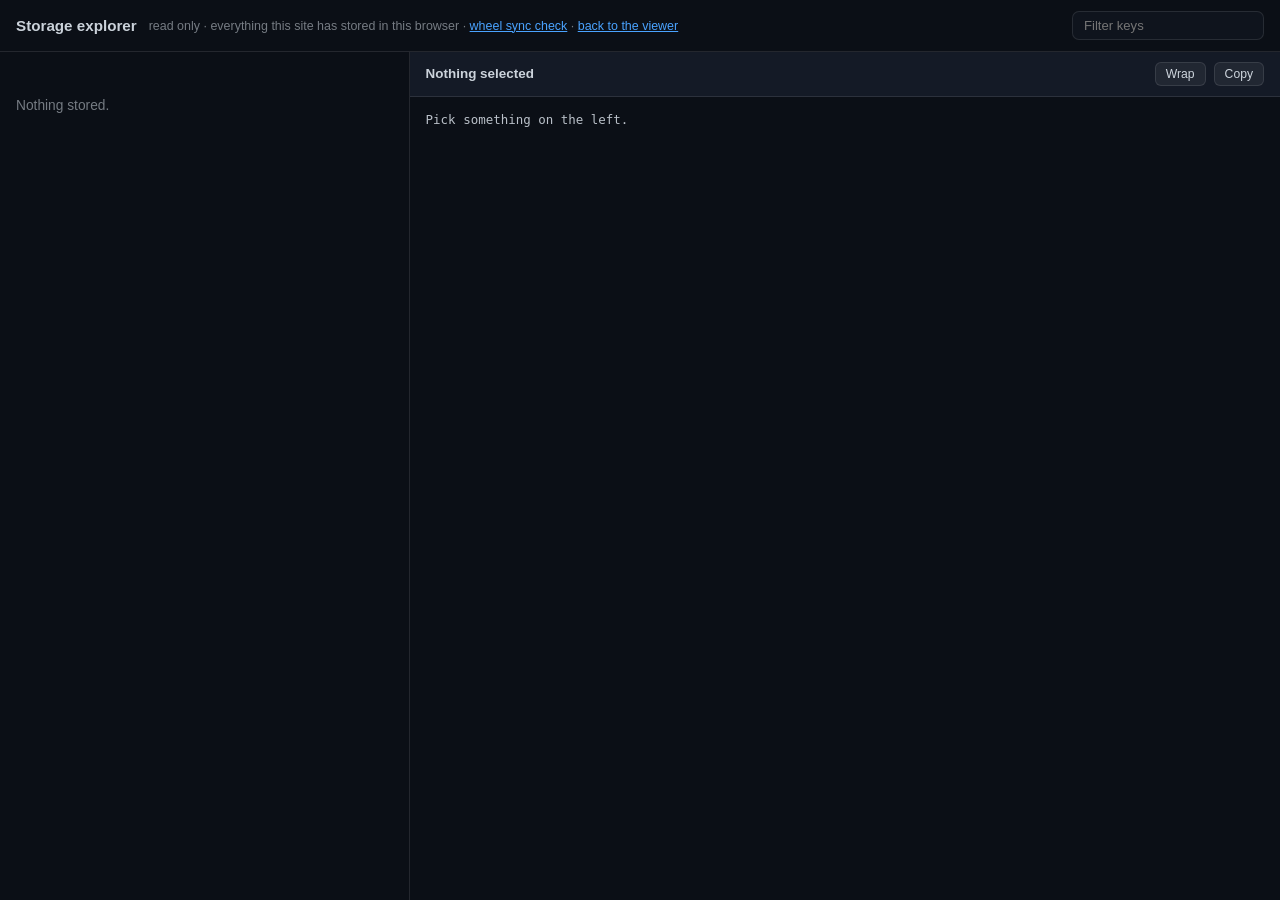
<file: storage.html>
<!DOCTYPE html>
<html lang="en">
<head>
<meta charset="utf-8" />
<meta name="viewport" content="width=device-width, initial-scale=1" />
<title>Storage explorer</title>
<style>
:root { --ink: rgba(224,232,240,0.9); --dim: rgba(224,232,240,0.5); --blue: #4aa3ff; --line: rgba(255,255,255,0.1); --panel: #141a26; }
* { box-sizing: border-box; }
html, body { height: 100%; }
body {
    margin: 0; background: #0b0f16; color: var(--ink);
    font-family: -apple-system, BlinkMacSystemFont, "Segoe UI", sans-serif; font-size: 0.86rem;
    display: flex; flex-direction: column;
}
header {
    padding: 11px 16px; border-bottom: 1px solid var(--line);
    display: flex; align-items: center; gap: 12px; flex-wrap: wrap;
}
header h1 { font-size: 0.95rem; margin: 0; font-weight: 600; }
header .hint { color: var(--dim); font-size: 0.78rem; }
#filter {
    margin-left: auto; background: #0f141d; border: 1px solid var(--line); color: var(--ink);
    border-radius: 7px; padding: 6px 11px; font-size: 0.82rem; font-family: inherit; min-width: 190px;
}
#filter:focus { outline: none; border-color: var(--blue); }
main { flex: 1; display: grid; grid-template-columns: minmax(240px, 32%) 1fr; min-height: 0; }
#tree { overflow: auto; border-right: 1px solid var(--line); padding: 8px 0 24px; }
.group { padding: 9px 16px 4px; font-size: 0.7rem; text-transform: uppercase; letter-spacing: 0.06em; color: var(--blue); }
.group .count { color: var(--dim); text-transform: none; letter-spacing: 0; }
.item {
    display: block; width: 100%; text-align: left; background: none; border: none; color: var(--ink);
    font-family: inherit; font-size: 0.8rem; padding: 5px 16px; cursor: pointer;
    white-space: nowrap; overflow: hidden; text-overflow: ellipsis;
}
.item:hover { background: rgba(255,255,255,0.05); }
.item.sel { background: rgba(74,163,255,0.18); color: #fff; }
.item .sz { color: var(--dim); font-size: 0.73rem; margin-left: 6px; }
#pane { display: flex; flex-direction: column; min-width: 0; min-height: 0; }
#paneHead {
    padding: 10px 16px; border-bottom: 1px solid var(--line); display: flex; gap: 12px;
    align-items: baseline; flex-wrap: wrap; background: var(--panel);
}
#paneTitle { font-weight: 600; font-size: 0.84rem; word-break: break-all; }
#paneMeta { color: var(--dim); font-size: 0.76rem; }
#paneActions { margin-left: auto; display: flex; gap: 8px; }
#paneActions button {
    background: rgba(255,255,255,0.06); border: 1px solid var(--line); color: var(--ink);
    border-radius: 6px; padding: 4px 10px; font-size: 0.76rem; cursor: pointer; font-family: inherit;
}
#paneActions button:hover { border-color: var(--blue); }
#body {
    flex: 1; margin: 0; padding: 14px 16px 40px; overflow: auto; white-space: pre;
    font-family: ui-monospace, SFMono-Regular, Menlo, Consolas, monospace; font-size: 0.78rem;
    line-height: 1.5; tab-size: 2; color: rgba(224,232,240,0.82);
}
#body.wrap { white-space: pre-wrap; word-break: break-word; }
.empty { color: var(--dim); padding: 24px 16px; }
@media (max-width: 760px) {
    main { grid-template-columns: 1fr; grid-template-rows: 38vh 1fr; }
    #tree { border-right: none; border-bottom: 1px solid var(--line); }
}
</style>
</head>
<body>
<header>
  <h1>Storage explorer</h1>
  <span class="hint">read only &middot; everything this site has stored in this browser &middot;
    <a href="wheel-check.html" style="color:var(--blue)">wheel sync check</a> &middot;
    <a href="index.html" style="color:var(--blue)">back to the viewer</a></span>
  <input id="filter" type="search" placeholder="Filter keys" autocomplete="off" />
</header>
<main>
  <div id="tree"><p class="empty">Reading…</p></div>
  <div id="pane">
    <div id="paneHead">
      <span id="paneTitle">Nothing selected</span>
      <span id="paneMeta"></span>
      <span id="paneActions">
        <button id="wrapBtn">Wrap</button>
        <button id="copyBtn">Copy</button>
      </span>
    </div>
    <pre id="body" class="empty">Pick something on the left.</pre>
  </div>
</main>
<script>
const treeEl = document.getElementById("tree");
const bodyEl = document.getElementById("body");
const titleEl = document.getElementById("paneTitle");
const metaEl = document.getElementById("paneMeta");
let entries = [];      // { group, key, label, size, load() }
let selected = null;

const fmtBytes = (n) => {
  if (!n && n !== 0) return "";
  const u = ["B", "KB", "MB", "GB"]; let i = 0, v = n;
  while (v >= 1024 && i < u.length - 1) { v /= 1024; i++; }
  return v.toFixed(v >= 100 || i === 0 ? 0 : 1) + " " + u[i];
};
const roughSize = (v) => {
  try {
    if (v instanceof Blob) return v.size;
    if (typeof v === "string") return v.length;
    return JSON.stringify(v).length;
  } catch (_) { return 0; }
};

function openDb(name, version) {
  return new Promise((resolve) => {
    let req;
    try { req = version ? indexedDB.open(name, version) : indexedDB.open(name); }
    catch (_) { resolve(null); return; }
    req.onsuccess = () => resolve(req.result);
    req.onerror = () => resolve(null);
    req.onblocked = () => resolve(null);
  });
}
function all(store, method) {
  return new Promise((resolve) => {
    const r = store[method]();
    r.onsuccess = () => resolve(r.result);
    r.onerror = () => resolve([]);
  });
}

// Values are rendered rather than dumped: a Blob becomes its text when it is
// text, a track array becomes a readable summary before the raw JSON, so the
// pane is useful without scrolling through a megabyte of numbers.
async function render(value, key) {
  if (value instanceof Blob) {
    const head = `Blob, ${fmtBytes(value.size)}, type ${value.type || "(none)"}\n${"-".repeat(50)}\n`;
    if (value.size > 4 * 1024 * 1024) return head + "(too large to show)";
    const text = await value.text();
    return head + text;
  }
  if (value && typeof value === "object" && value.blob instanceof Blob) {
    const meta = Object.keys(value).filter((k) => k !== "blob")
      .map((k) => `${k}: ${JSON.stringify(value[k])}`).join("\n");
    const text = value.blob.size > 4 * 1024 * 1024 ? "(too large to show)" : await value.blob.text();
    return meta + `\nblob: ${fmtBytes(value.blob.size)}\n${"-".repeat(50)}\n` + text;
  }
  const tracks = Array.isArray(value) ? value
    : (value && Array.isArray(value.tracks) ? value.tracks : null);
  if (tracks && tracks.length && tracks[0] && (tracks[0].timeseries || tracks[0].points)) {
    const lines = [`${tracks.length} trips`, "-".repeat(50)];
    tracks.forEach((t, i) => {
      const w = t.wheel ? (t.wheel.name || t.wheel.model || t.wheel.mac || "?") : "(no wheel)";
      lines.push(
        String(i).padStart(4) + "  " + (t.customName || t.name || "(unnamed)").slice(0, 34).padEnd(36) +
        w.padEnd(22) +
        (t._dirty ? "CHANGED " : "        ") +
        (t._archive ? "ARCHIVE " : "        ") +
        (t.dropboxPath || "(no dropbox path)")
      );
    });
    lines.push("", "-".repeat(50), "raw JSON below", "-".repeat(50), "");
    let raw;
    try { raw = JSON.stringify(value, null, 1); } catch (_) { raw = "(could not serialise)"; }
    if (raw.length > 400000) raw = raw.slice(0, 400000) + "\n… truncated";
    return lines.join("\n") + raw;
  }
  if (typeof value === "string") {
    try { return JSON.stringify(JSON.parse(value), null, 1); } catch (_) { return value; }
  }
  try {
    let raw = JSON.stringify(value, null, 1);
    if (raw.length > 400000) raw = raw.slice(0, 400000) + "\n… truncated";
    return raw;
  } catch (_) { return String(value); }
}

async function collect() {
  const found = [];

  // --- IndexedDB: the viewer's own database ---
  const main = await openDb("eucplanet-trip-viewer");
  if (main) {
    for (const storeName of Array.from(main.objectStoreNames)) {
      let keys = [], vals = [];
      try {
        const st = main.transaction(storeName, "readonly").objectStore(storeName);
        keys = await all(st, "getAllKeys");
        const st2 = main.transaction(storeName, "readonly").objectStore(storeName);
        vals = await all(st2, "getAll");
      } catch (_) {}
      keys.forEach((k, i) => {
        const v = vals[i];
        const extra = v && v.fileName ? ` (${v.fileName})` : "";
        found.push({
          group: "IndexedDB · eucplanet-trip-viewer · " + storeName,
          label: String(k) + extra, size: roughSize(v), value: v,
        });
      });
    }
    main.close();
  }

  // --- IndexedDB: the Dropbox file cache ---
  const cache = await openDb("eucplanet-dropbox-cache");
  if (cache) {
    for (const storeName of Array.from(cache.objectStoreNames)) {
      let keys = [], vals = [];
      try {
        const st = cache.transaction(storeName, "readonly").objectStore(storeName);
        keys = await all(st, "getAllKeys");
        const st2 = cache.transaction(storeName, "readonly").objectStore(storeName);
        vals = await all(st2, "getAll");
      } catch (_) {}
      keys.forEach((k, i) => found.push({
        group: "IndexedDB · eucplanet-dropbox-cache · " + storeName,
        label: String(k), size: roughSize(vals[i]), value: vals[i],
      }));
    }
    cache.close();
  }

  // --- the simple stores ---
  for (const [name, store] of [["localStorage", localStorage], ["sessionStorage", sessionStorage]]) {
    try {
      for (let i = 0; i < store.length; i++) {
        const k = store.key(i);
        found.push({ group: name, label: k, size: (store.getItem(k) || "").length, value: store.getItem(k) });
      }
    } catch (_) {}
  }
  return found;
}

function draw() {
  const q = document.getElementById("filter").value.trim().toLowerCase();
  const shown = q ? entries.filter((e) => (e.group + " " + e.label).toLowerCase().includes(q)) : entries;
  if (!shown.length) { treeEl.innerHTML = '<p class="empty">Nothing stored' + (q ? " matches that." : ".") + '</p>'; return; }
  const groups = new Map();
  shown.forEach((e) => { if (!groups.has(e.group)) groups.set(e.group, []); groups.get(e.group).push(e); });
  const html = [];
  for (const [g, list] of groups) {
    const bytes = list.reduce((s, e) => s + (e.size || 0), 0);
    html.push(`<div class="group">${g} <span class="count">${list.length} · ${fmtBytes(bytes)}</span></div>`);
    list.forEach((e) => {
      html.push(`<button class="item" data-i="${entries.indexOf(e)}">${
        e.label.replace(/[<>&]/g, (c) => ({ "<": "&lt;", ">": "&gt;", "&": "&amp;" }[c]))
      }<span class="sz">${fmtBytes(e.size)}</span></button>`);
    });
  }
  treeEl.innerHTML = html.join("");
  treeEl.querySelectorAll(".item").forEach((b) => {
    b.addEventListener("click", () => show(entries[+b.dataset.i], b));
  });
}

async function show(entry, btn) {
  treeEl.querySelectorAll(".item.sel").forEach((e) => e.classList.remove("sel"));
  if (btn) btn.classList.add("sel");
  selected = entry;
  titleEl.textContent = entry.label;
  metaEl.textContent = entry.group + " · " + fmtBytes(entry.size);
  bodyEl.classList.remove("empty");
  bodyEl.textContent = "Reading…";
  bodyEl.textContent = await render(entry.value, entry.label);
}

document.getElementById("filter").addEventListener("input", draw);
document.getElementById("wrapBtn").addEventListener("click", () => bodyEl.classList.toggle("wrap"));
document.getElementById("copyBtn").addEventListener("click", async () => {
  try { await navigator.clipboard.writeText(bodyEl.textContent); document.getElementById("copyBtn").textContent = "Copied"; }
  catch (_) { document.getElementById("copyBtn").textContent = "Copy failed"; }
  setTimeout(() => { document.getElementById("copyBtn").textContent = "Copy"; }, 1400);
});

collect().then((found) => { entries = found; draw(); });
</script>
</body>
</html>
</file>
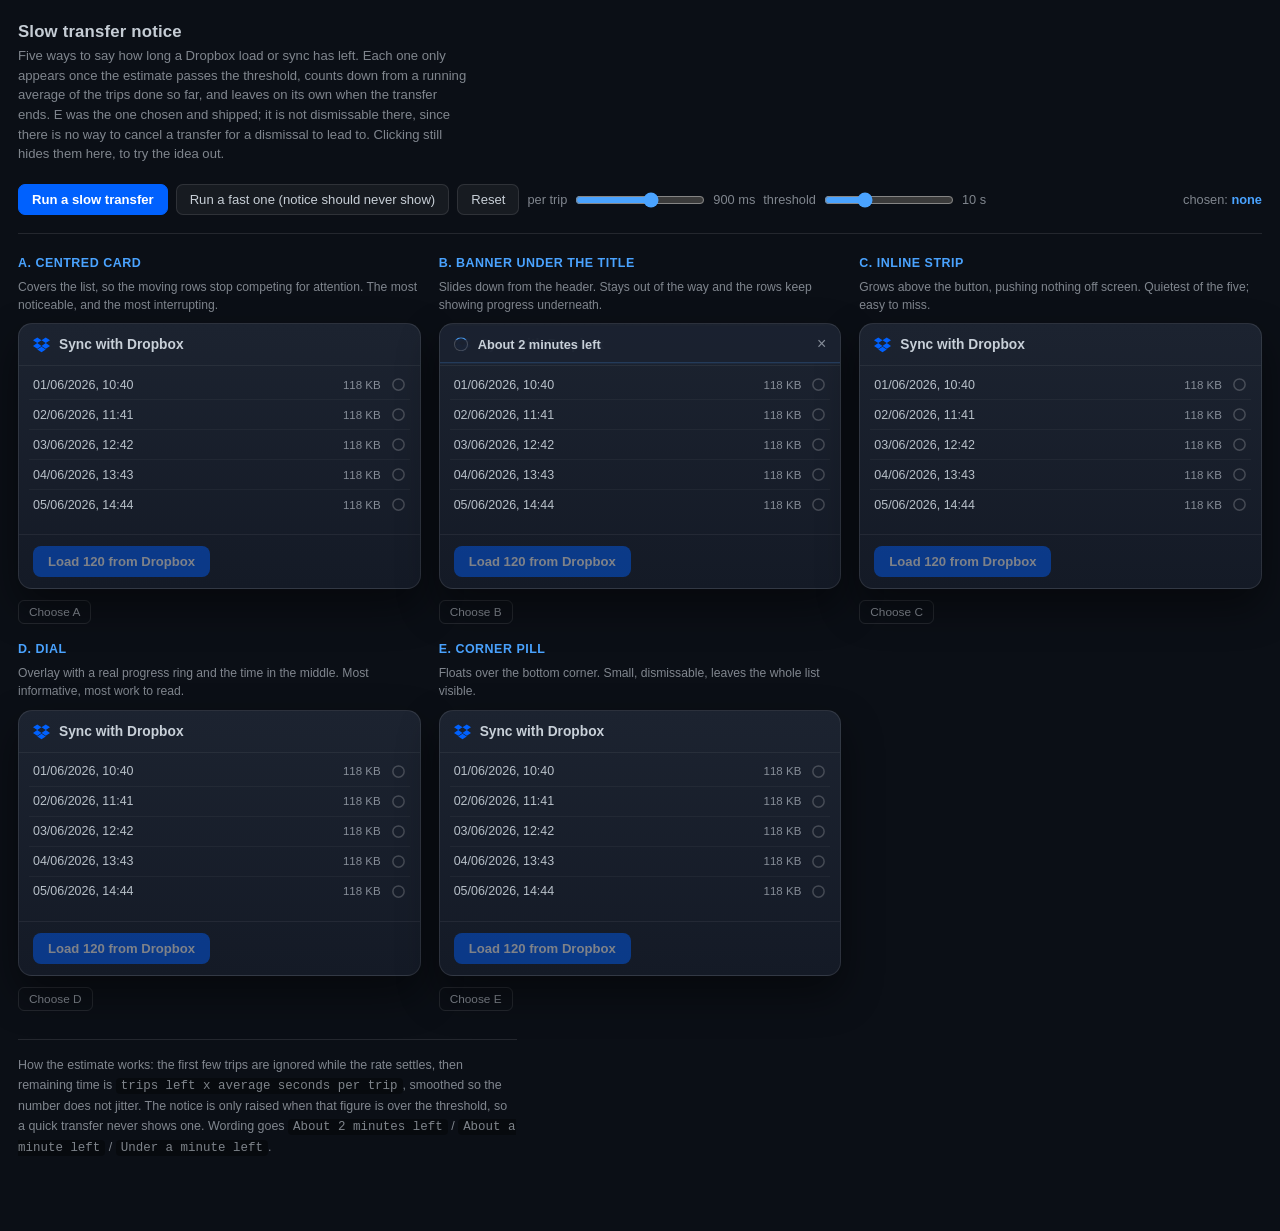
<file: test.html>
<!DOCTYPE html>
<html lang="en">
<head>
<meta charset="utf-8" />
<meta name="viewport" content="width=device-width, initial-scale=1" />
<title>Slow transfer notice</title>
<style>
:root {
    --card: linear-gradient(180deg, #1c2330, #141a26);
    --line: rgba(255, 255, 255, 0.1);
    --ink: rgba(224, 232, 240, 0.88);
    --dim: rgba(224, 232, 240, 0.55);
    --blue: #4aa3ff;
    --dbx: #0061fe;
}
* { box-sizing: border-box; }
body {
    margin: 0; padding: 22px 18px 60px;
    background: #0b0f16; color: var(--ink);
    font-family: -apple-system, BlinkMacSystemFont, "Segoe UI", sans-serif;
}
h1 { font-size: 1.05rem; margin: 0 0 4px; font-weight: 600; letter-spacing: 0.01em; }
.sub { color: var(--dim); font-size: 0.82rem; margin: 0 0 20px; line-height: 1.5; max-width: 62ch; }
.controls {
    display: flex; flex-wrap: wrap; gap: 8px; align-items: center;
    margin-bottom: 22px; padding-bottom: 18px; border-bottom: 1px solid var(--line);
}
.controls button {
    background: rgba(255, 255, 255, 0.05); border: 1px solid var(--line); color: var(--ink);
    border-radius: 7px; padding: 7px 13px; font-size: 0.82rem; cursor: pointer;
    font-family: inherit; transition: background 0.15s, border-color 0.15s;
}
.controls button:hover { background: rgba(255, 255, 255, 0.1); border-color: rgba(74, 163, 255, 0.4); }
.controls button.go { background: var(--dbx); border-color: var(--dbx); color: #fff; font-weight: 600; }
.controls label { font-size: 0.8rem; color: var(--dim); display: flex; align-items: center; gap: 6px; }
.controls input[type=range] { width: 130px; accent-color: var(--blue); }

.grid { display: grid; grid-template-columns: repeat(auto-fill, minmax(330px, 1fr)); gap: 18px; }
.variant { display: flex; flex-direction: column; gap: 9px; }
.variant > h2 {
    font-size: 0.78rem; margin: 0; font-weight: 600; letter-spacing: 0.04em;
    text-transform: uppercase; color: var(--blue);
}
.variant > p { margin: 0; font-size: 0.76rem; color: var(--dim); line-height: 1.45; min-height: 2.1em; }
.pick {
    align-self: flex-start; margin-top: 2px; background: none; border: 1px solid var(--line);
    color: var(--dim); border-radius: 6px; padding: 4px 10px; font-size: 0.74rem;
    cursor: pointer; font-family: inherit;
}
.pick:hover { color: var(--ink); border-color: rgba(74, 163, 255, 0.5); }
.pick.chosen { color: #fff; background: rgba(74, 163, 255, 0.25); border-color: var(--blue); }

/* ---- the mock sync dialog each variant is shown inside ---- */
.card {
    position: relative; overflow: hidden;
    background: var(--card); border: 1px solid var(--line); border-radius: 14px;
    box-shadow: 0 18px 40px rgba(0, 0, 0, 0.45);
}
.card-head {
    display: flex; align-items: center; gap: 9px;
    padding: 12px 14px; border-bottom: 1px solid rgba(255, 255, 255, 0.06);
    font-weight: 600; font-size: 0.86rem;
}
.card-head svg { color: var(--dbx); flex: none; }
.rows { list-style: none; margin: 0; padding: 4px 10px; height: 168px; overflow: hidden; }
.row {
    display: grid; grid-template-columns: 1fr auto auto; align-items: center; gap: 10px;
    padding: 7px 4px; border-bottom: 1px solid rgba(255, 255, 255, 0.04); font-size: 0.78rem;
}
.row:last-child { border-bottom: none; }
.row .nm { color: rgba(224, 232, 240, 0.8); font-variant-numeric: tabular-nums; }
.row .mt { color: var(--dim); font-size: 0.72rem; font-variant-numeric: tabular-nums; }
.tick { width: 15px; height: 15px; }
.tick.done { color: #5fd38d; }
.tick.wait { color: rgba(255, 255, 255, 0.2); }
.card-foot { padding: 11px 14px; border-top: 1px solid rgba(255, 255, 255, 0.06); }
.primary {
    background: var(--dbx); border: none; color: #fff; border-radius: 8px;
    padding: 8px 15px; font-size: 0.82rem; font-weight: 600; font-family: inherit;
    opacity: 0.45; pointer-events: none;
}

/* ---- shared spinners ---- */
@keyframes spin { to { transform: rotate(360deg); } }
.ring {
    display: inline-block; box-sizing: border-box; width: 20px; height: 20px;
    border: 2px solid rgba(255, 255, 255, 0.18); border-top-color: var(--blue);
    border-radius: 50%; animation: spin 0.7s linear infinite; flex: none;
}
.ring.sm { width: 14px; height: 14px; border-width: 1.6px; }

@keyframes dots { 0%, 80%, 100% { opacity: 0.2; transform: translateY(0); } 40% { opacity: 1; transform: translateY(-3px); } }
.dots { display: inline-flex; gap: 4px; align-items: center; flex: none; }
.dots i { width: 5px; height: 5px; border-radius: 50%; background: var(--blue); animation: dots 1.2s ease-in-out infinite; }
.dots i:nth-child(2) { animation-delay: 0.16s; }
.dots i:nth-child(3) { animation-delay: 0.32s; }

@keyframes sweep { from { transform: translateX(-100%); } to { transform: translateX(300%); } }
.bar { position: relative; height: 2px; background: rgba(255, 255, 255, 0.1); overflow: hidden; border-radius: 2px; }
.bar::after {
    content: ""; position: absolute; inset: 0 auto 0 0; width: 33%;
    background: linear-gradient(90deg, transparent, var(--blue), transparent);
    animation: sweep 1.3s ease-in-out infinite;
}

@keyframes pulse-ring { 0% { transform: scale(0.85); opacity: 0.8; } 70% { transform: scale(1.35); opacity: 0; } 100% { opacity: 0; } }
.pulse { position: relative; width: 20px; height: 20px; flex: none; }
.pulse::before, .pulse::after {
    content: ""; position: absolute; inset: 0; border-radius: 50%;
    border: 1.6px solid var(--blue); animation: pulse-ring 1.6s ease-out infinite;
}
.pulse::after { animation-delay: 0.8s; }
.pulse i { position: absolute; inset: 6px; border-radius: 50%; background: var(--blue); }

/* ---- A: centred overlay card ---- */
.ov-a {
    position: absolute; inset: 0; display: flex; align-items: center; justify-content: center;
    background: rgba(10, 14, 20, 0.62); backdrop-filter: blur(3px); -webkit-backdrop-filter: blur(3px);
    opacity: 0; pointer-events: none; transition: opacity 0.45s ease; cursor: pointer; z-index: 5;
}
.ov-a.on { opacity: 1; pointer-events: auto; }
.ov-a .box {
    display: flex; flex-direction: column; align-items: center; gap: 11px;
    padding: 20px 26px; border-radius: 12px;
    background: rgba(22, 28, 40, 0.96); border: 1px solid rgba(255, 255, 255, 0.12);
    box-shadow: 0 10px 30px rgba(0, 0, 0, 0.5);
    transform: translateY(7px) scale(0.98); transition: transform 0.45s cubic-bezier(0.2, 0.8, 0.3, 1);
}
.ov-a.on .box { transform: none; }
.ov-a .eta { font-size: 0.88rem; font-weight: 600; }
.ov-a .hint { font-size: 0.72rem; color: var(--dim); }

/* ---- B: banner sliding under the title ---- */
.ov-b {
    position: absolute; left: 0; right: 0; top: 43px; z-index: 5;
    display: flex; align-items: center; gap: 10px;
    padding: 10px 14px; cursor: pointer;
    background: rgba(26, 34, 48, 0.97); border-bottom: 1px solid rgba(74, 163, 255, 0.28);
    transform: translateY(-110%); transition: transform 0.4s cubic-bezier(0.2, 0.8, 0.3, 1);
}
.ov-b.on { transform: none; }
.ov-b .eta { font-size: 0.8rem; font-weight: 600; flex: 1; }
.ov-b .x { color: var(--dim); font-size: 1rem; line-height: 1; }

/* ---- C: inline strip above the button ---- */
.ov-c {
    display: flex; align-items: center; gap: 10px; cursor: pointer;
    max-height: 0; opacity: 0; overflow: hidden;
    transition: max-height 0.4s ease, opacity 0.35s ease, margin 0.4s ease;
    margin-bottom: 0;
}
.ov-c.on { max-height: 48px; opacity: 1; margin-bottom: 10px; }
.ov-c .eta { font-size: 0.79rem; flex: 1; }
.ov-c .eta b { font-weight: 600; }

/* ---- D: determinate ring with the time inside ---- */
.ov-d {
    position: absolute; inset: 0; display: flex; align-items: center; justify-content: center;
    background: rgba(10, 14, 20, 0.66); backdrop-filter: blur(3px); -webkit-backdrop-filter: blur(3px);
    opacity: 0; pointer-events: none; transition: opacity 0.45s ease; cursor: pointer; z-index: 5;
}
.ov-d.on { opacity: 1; pointer-events: auto; }
.ov-d .dial { position: relative; width: 92px; height: 92px; }
.ov-d svg { transform: rotate(-90deg); display: block; }
.ov-d .track { stroke: rgba(255, 255, 255, 0.1); }
.ov-d .fill { stroke: var(--blue); stroke-linecap: round; transition: stroke-dashoffset 0.4s linear; }
.ov-d .mid {
    position: absolute; inset: 0; display: flex; flex-direction: column;
    align-items: center; justify-content: center; gap: 1px;
}
.ov-d .big { font-size: 0.96rem; font-weight: 600; font-variant-numeric: tabular-nums; }
.ov-d .small { font-size: 0.64rem; color: var(--dim); text-transform: uppercase; letter-spacing: 0.06em; }

/* ---- E: corner pill ---- */
.ov-e {
    position: absolute; right: 12px; bottom: 66px; z-index: 5;
    display: flex; align-items: center; gap: 8px; cursor: pointer;
    padding: 7px 13px 7px 11px; border-radius: 999px;
    background: rgba(26, 34, 48, 0.97); border: 1px solid rgba(255, 255, 255, 0.14);
    box-shadow: 0 6px 20px rgba(0, 0, 0, 0.45);
    font-size: 0.77rem; white-space: nowrap;
    opacity: 0; transform: translateY(8px) scale(0.96); pointer-events: none;
    transition: opacity 0.4s ease, transform 0.4s cubic-bezier(0.2, 0.8, 0.3, 1);
}
.ov-e.on { opacity: 1; transform: none; pointer-events: auto; }

.note {
    margin-top: 28px; padding-top: 16px; border-top: 1px solid var(--line);
    font-size: 0.78rem; color: var(--dim); line-height: 1.6; max-width: 72ch;
}
.note code { background: rgba(0, 0, 0, 0.35); padding: 1px 5px; border-radius: 4px; }
#chosen { color: var(--blue); font-weight: 600; }
</style>
</head>
<body>

<h1>Slow transfer notice</h1>
<p class="sub">
  Five ways to say how long a Dropbox load or sync has left. Each one only appears once the
  estimate passes the threshold, counts down from a running average of the trips done so far,
  and leaves on its own when the transfer ends. E was the one chosen and shipped; it is not
  dismissable there, since there is no way to cancel a transfer for a dismissal to lead to.
  Clicking still hides them here, to try the idea out.
</p>

<div class="controls">
  <button class="go" id="run">Run a slow transfer</button>
  <button id="runfast">Run a fast one (notice should never show)</button>
  <button id="reset">Reset</button>
  <label>per trip <input type="range" id="speed" min="30" max="1500" value="900" /> <span id="speedv">900 ms</span></label>
  <label>threshold <input type="range" id="thresh" min="2" max="30" value="10" /> <span id="threshv">10 s</span></label>
  <span style="margin-left:auto;font-size:0.8rem;color:var(--dim)">chosen: <span id="chosen">none</span></span>
</div>

<div class="grid" id="grid"></div>

<p class="note">
  How the estimate works: the first few trips are ignored while the rate settles, then
  remaining time is <code>trips left x average seconds per trip</code>, smoothed so the number
  does not jitter. The notice is only raised when that figure is over the threshold, so a quick
  transfer never shows one. Wording goes
  <code>About 2 minutes left</code> / <code>About a minute left</code> / <code>Under a minute left</code>.
</p>

<script>
const VARIANTS = [
  { id: "a", name: "A. Centred card",
    desc: "Covers the list, so the moving rows stop competing for attention. The most noticeable, and the most interrupting." },
  { id: "b", name: "B. Banner under the title",
    desc: "Slides down from the header. Stays out of the way and the rows keep showing progress underneath." },
  { id: "c", name: "C. Inline strip",
    desc: "Grows above the button, pushing nothing off screen. Quietest of the five; easy to miss." },
  { id: "d", name: "D. Dial",
    desc: "Overlay with a real progress ring and the time in the middle. Most informative, most work to read." },
  { id: "e", name: "E. Corner pill",
    desc: "Floats over the bottom corner. Small, dismissable, leaves the whole list visible." },
];

const TRIPS = 120;
let chosen = null;

function tickSvg(done) {
  return done
    ? '<svg class="tick done" viewBox="0 0 16 16" fill="none" stroke="currentColor" stroke-width="2" stroke-linecap="round" stroke-linejoin="round"><path d="M2 8.5l4 4 8-9"/></svg>'
    : '<svg class="tick wait" viewBox="0 0 16 16" fill="none" stroke="currentColor" stroke-width="1.6"><circle cx="8" cy="8" r="6"/></svg>';
}

function overlayHtml(id) {
  if (id === "a") return `
    <div class="ov-a" data-ov>
      <div class="box">
        <span class="ring"></span>
        <span class="eta" data-eta>About 2 minutes left</span>
        <span class="hint">Click to dismiss</span>
      </div>
    </div>`;
  if (id === "b") return `
    <div class="ov-b" data-ov>
      <span class="ring sm"></span>
      <span class="eta" data-eta>About 2 minutes left</span>
      <span class="x">&times;</span>
    </div>`;
  if (id === "d") return `
    <div class="ov-d" data-ov>
      <div class="dial">
        <svg width="92" height="92" viewBox="0 0 92 92">
          <circle class="track" cx="46" cy="46" r="40" fill="none" stroke-width="5"/>
          <circle class="fill" data-arc cx="46" cy="46" r="40" fill="none" stroke-width="5"
                  stroke-dasharray="251.3" stroke-dashoffset="251.3"/>
        </svg>
        <div class="mid">
          <span class="big" data-eta>2 min</span>
          <span class="small">left</span>
        </div>
      </div>
    </div>`;
  if (id === "e") return `
    <div class="ov-e" data-ov>
      <span class="dots"><i></i><i></i><i></i></span>
      <span data-eta>About 2 minutes left</span>
    </div>`;
  return "";
}

function cardHtml(v) {
  const rows = Array.from({ length: 5 }, (_, i) =>
    `<li class="row"><span class="nm">0${i + 1}/06/2026, 1${i}:4${i}</span><span class="mt">118 KB</span>${tickSvg(false)}</li>`
  ).join("");
  const inline = v.id === "c" ? `
      <div class="ov-c" data-ov>
        <span class="ring sm"></span>
        <span class="eta"><b data-eta>About 2 minutes left</b></span>
        <span style="color:var(--dim);font-size:0.95rem;line-height:1">&times;</span>
      </div>` : "";
  return `
  <section class="variant">
    <h2>${v.name}</h2>
    <p>${v.desc}</p>
    <div class="card" data-card="${v.id}">
      <div class="card-head">
        <svg viewBox="0 0 24 24" width="17" height="17" aria-hidden="true"><path fill="currentColor" d="M6 2 0 6l6 4 6-4-6-4zm12 0-6 4 6 4 6-4-6-4zM0 14l6 4 6-4-6-4-6 4zm18-4-6 4 6 4 6-4-6-4zM6 19l6 4 6-4-6-4-6 4z"/></svg>
        Sync with Dropbox
      </div>
      <ul class="rows" data-rows>${rows}</ul>
      <div class="card-foot">
        ${inline}
        <button class="primary">Load ${TRIPS} from Dropbox</button>
      </div>
      ${overlayHtml(v.id)}
    </div>
    <button class="pick" data-pick="${v.id}">Choose ${v.id.toUpperCase()}</button>
  </section>`;
}

document.getElementById("grid").innerHTML = VARIANTS.map(cardHtml).join("");

// ---- the estimator, exactly as it would behave in the app ----
function phrase(sec) {
  if (sec < 60) return "Under a minute left";
  const m = Math.round(sec / 60);
  if (m <= 1) return "About a minute left";
  return "About " + m + " minutes left";
}
function shortPhrase(sec) {
  if (sec < 60) return "<1 min";
  return Math.round(sec / 60) + " min";
}

let runToken = 0;
function reset() {
  runToken++;
  document.querySelectorAll("[data-ov]").forEach((o) => o.classList.remove("on"));
  document.querySelectorAll("[data-rows]").forEach((ul) => {
    ul.querySelectorAll(".row").forEach((r) => {
      r.lastElementChild.outerHTML = tickSvg(false);
    });
  });
  document.querySelectorAll("[data-arc]").forEach((a) => { a.style.strokeDashoffset = 251.3; });
}

async function run(msPerTrip) {
  reset();
  const token = ++runToken;
  const threshold = +document.getElementById("thresh").value;
  const started = performance.now();
  const dismissed = new Set();
  document.querySelectorAll("[data-ov]").forEach((o) => {
    o.onclick = () => { o.classList.remove("on"); dismissed.add(o.closest("[data-card]").dataset.card); };
  });

  for (let done = 1; done <= TRIPS; done++) {
    if (token !== runToken) return;
    await new Promise((r) => setTimeout(r, msPerTrip));
    if (token !== runToken) return;

    const elapsed = (performance.now() - started) / 1000;
    const perTrip = elapsed / done;
    const remaining = (TRIPS - done) * perTrip;
    // ignore the first few while the rate settles
    const trustworthy = done >= 4;

    document.querySelectorAll("[data-card]").forEach((card) => {
      const id = card.dataset.card;
      // rows tick along, five at a time, like the real list scrolling
      const rows = card.querySelectorAll(".row");
      const span = Math.ceil(TRIPS / rows.length);
      rows.forEach((row, i) => {
        const isDone = done >= (i + 1) * span;
        const want = tickSvg(isDone);
        if (row.lastElementChild.outerHTML !== want) row.lastElementChild.outerHTML = want;
      });
      const ov = card.querySelector("[data-ov]");
      if (!ov) return;
      const show = trustworthy && remaining > threshold && !dismissed.has(id);
      ov.classList.toggle("on", show);
      const eta = ov.querySelector("[data-eta]");
      if (eta) eta.textContent = (id === "d") ? shortPhrase(remaining) : phrase(remaining);
      const arc = ov.querySelector("[data-arc]");
      if (arc) arc.style.strokeDashoffset = 251.3 * (1 - done / TRIPS);
    });
  }
  // finished: everything lets itself out
  document.querySelectorAll("[data-ov]").forEach((o) => o.classList.remove("on"));
}

document.getElementById("run").onclick = () => run(+document.getElementById("speed").value);
document.getElementById("runfast").onclick = () => run(12);
document.getElementById("reset").onclick = reset;
document.getElementById("speed").oninput = (e) => {
  document.getElementById("speedv").textContent = e.target.value + " ms";
};
document.getElementById("thresh").oninput = (e) => {
  document.getElementById("threshv").textContent = e.target.value + " s";
};
document.querySelectorAll("[data-pick]").forEach((b) => {
  b.onclick = () => {
    document.querySelectorAll("[data-pick]").forEach((o) => o.classList.remove("chosen"));
    b.classList.add("chosen");
    chosen = b.dataset.pick.toUpperCase();
    document.getElementById("chosen").textContent = chosen;
  };
});
</script>
</body>
</html>
</file>
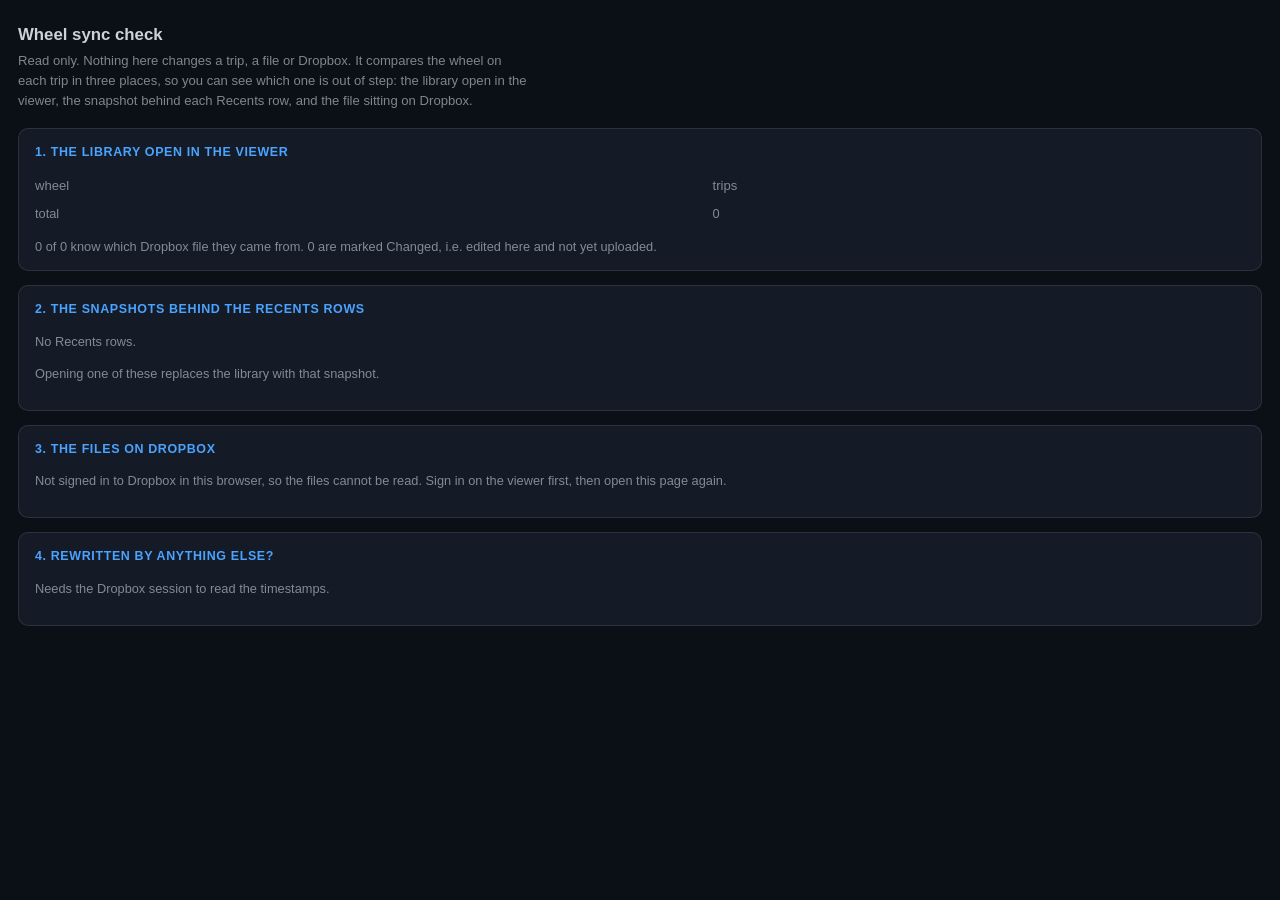
<file: wheel-check.html>
<!DOCTYPE html>
<html lang="en">
<head>
<meta charset="utf-8" />
<meta name="viewport" content="width=device-width, initial-scale=1" />
<title>Wheel sync check</title>
<style>
:root { --ink: rgba(224,232,240,0.9); --dim: rgba(224,232,240,0.55); --blue: #4aa3ff; --line: rgba(255,255,255,0.1); }
* { box-sizing: border-box; }
body {
    margin: 0; padding: 22px 18px 60px; background: #0b0f16; color: var(--ink);
    font-family: -apple-system, BlinkMacSystemFont, "Segoe UI", sans-serif; font-size: 0.88rem; line-height: 1.5;
}
h1 { font-size: 1.05rem; margin: 0 0 4px; }
.sub { color: var(--dim); font-size: 0.82rem; margin: 0 0 18px; max-width: 70ch; }
section { border: 1px solid var(--line); border-radius: 10px; padding: 14px 16px; margin-bottom: 14px; background: #141a26; }
h2 { font-size: 0.78rem; margin: 0 0 10px; text-transform: uppercase; letter-spacing: 0.05em; color: var(--blue); }
table { border-collapse: collapse; width: 100%; font-size: 0.82rem; }
td, th { text-align: left; padding: 4px 10px 4px 0; vertical-align: top; }
th { color: var(--dim); font-weight: 500; }
td.n { font-variant-numeric: tabular-nums; }
code { background: rgba(0,0,0,0.35); padding: 1px 5px; border-radius: 4px; font-size: 0.8rem; }
.ok { color: #5fd38d; } .bad { color: #ff9a9a; } .warn { color: #ffd166; }
p.ok, p.bad, p.warn { margin: 0; }
.verdict { font-size: 0.92rem; padding: 12px 14px; border-radius: 9px; margin-bottom: 14px; border: 1px solid var(--line); }
.verdict.ok { background: rgba(95,211,141,0.1); border-color: rgba(95,211,141,0.35); }
.verdict.bad { background: rgba(255,154,154,0.1); border-color: rgba(255,154,154,0.35); }
.verdict.warn { background: rgba(255,209,102,0.1); border-color: rgba(255,209,102,0.35); }
button { background: var(--blue); border: none; color: #04101c; font-weight: 600; border-radius: 7px; padding: 8px 14px; cursor: pointer; font-family: inherit; font-size: 0.84rem; }
.muted { color: var(--dim); font-size: 0.8rem; }
</style>
</head>
<body>
<h1>Wheel sync check</h1>
<p class="sub">
  Read only. Nothing here changes a trip, a file or Dropbox. It compares the wheel on each trip
  in three places, so you can see which one is out of step: the library open in the viewer, the
  snapshot behind each Recents row, and the file sitting on Dropbox.
</p>
<div id="out"><p class="muted">Reading…</p></div>
<script src="static/js/dropbox-source.js"></script>
<script>
const out = document.getElementById("out");
const esc = (s) => String(s == null ? "" : s).replace(/[<>&]/g, (c) => ({ "<": "&lt;", ">": "&gt;", "&": "&amp;" }[c]));

function idb(store, fn) {
  return new Promise((resolve) => {
    const req = indexedDB.open("eucplanet-trip-viewer", 3);
    req.onsuccess = () => {
      const db = req.result;
      if (!db.objectStoreNames.contains(store)) { db.close(); resolve(null); return; }
      const r = fn(db.transaction(store, "readonly").objectStore(store));
      r.onsuccess = () => { db.close(); resolve(r.result); };
      r.onerror = () => { db.close(); resolve(null); };
    };
    req.onerror = () => resolve(null);
  });
}
const wheelName = (t) => (t.wheel && (t.wheel.name || t.wheel.model || t.wheel.mac)) || "(none)";
function histogram(tracks) {
  const m = new Map();
  for (const t of tracks) m.set(wheelName(t), (m.get(wheelName(t)) || 0) + 1);
  return [...m.entries()].sort((a, b) => b[1] - a[1]);
}
function histTable(h, total) {
  return '<table><tr><th>wheel</th><th>trips</th></tr>' + h.map(([w, n]) =>
    `<tr><td>${esc(w)}</td><td class="n">${n}</td></tr>`).join("") +
    `<tr><td class="muted">total</td><td class="n muted">${total}</td></tr></table>`;
}

(async () => {
  const html = [];
  const live = (await idb("currentSession", (s) => s.get("tracks"))) || [];
  const recents = (await idb("recentFiles", (s) => s.getAll())) || [];

  const withPath = live.filter((t) => t.dropboxPath).length;
  const dirty = live.filter((t) => t._dirty).length;

  html.push(`<section><h2>1. The library open in the viewer</h2>` +
    histTable(histogram(live), live.length) +
    `<p class="muted" style="margin:10px 0 0">` +
    `${withPath} of ${live.length} know which Dropbox file they came from. ` +
    `${dirty} are marked Changed, i.e. edited here and not yet uploaded.</p></section>`);

  html.push(`<section><h2>2. The snapshots behind the Recents rows</h2>` +
    (recents.length
      ? recents.map((r) => {
          const ts = r.tracks || [];
          return `<div style="margin-bottom:12px"><b>${esc(r.fileName)}</b> ` +
            `<span class="muted">${ts.length} trips, saved ${esc(String(r.loadedAt || "").slice(0, 16).replace("T", " "))}</span>` +
            histTable(histogram(ts), ts.length) + `</div>`;
        }).join("")
      : '<p class="muted">No Recents rows.</p>') +
    `<p class="muted">Opening one of these replaces the library with that snapshot.</p></section>`);

  // 3. what is actually on Dropbox, read through the session already signed in here
  const DS = window.DropboxSource;
  let dbxHtml = "";
  let dropboxWheels = null;
  if (!DS || !DS.isAuthenticated || !DS.isAuthenticated()) {
    dbxHtml = '<p class="muted">Not signed in to Dropbox in this browser, so the files cannot be read. ' +
      'Sign in on the viewer first, then open this page again.</p>';
  } else {
    const sample = live.filter((t) => t.dropboxPath).slice(0, 8);
    if (!sample.length) {
      dbxHtml = '<p class="muted">No loaded trip knows its Dropbox file, so there is nothing to compare.</p>';
    } else {
      const rows = [];
      dropboxWheels = [];
      for (const t of sample) {
        let fileWheel = "(could not read)";
        try {
          const blob = await DS.downloadBlob(t.dropboxPath);
          const text = (await blob.text()).split("\n").slice(0, 40).join("\n");
          const hit = text.match(/wheel\.(name|model|mac)=([^,\r\n]+)/);
          fileWheel = hit ? hit[2].trim() : "(no wheel in the file)";
        } catch (e) { fileWheel = "(error: " + (e.message || e) + ")"; }
        dropboxWheels.push({ here: wheelName(t), there: fileWheel });
        const same = wheelName(t) === fileWheel;
        rows.push(`<tr><td>${esc(String(t.dropboxPath).split("/").pop())}</td>` +
          `<td>${esc(wheelName(t))}</td><td>${esc(fileWheel)}</td>` +
          `<td class="${same ? "ok" : "bad"}">${same ? "match" : "differs"}</td></tr>`);
      }
      dbxHtml = '<table><tr><th>file</th><th>wheel here</th><th>wheel on Dropbox</th><th></th></tr>' +
        rows.join("") + '</table><p class="muted" style="margin-top:8px">First 8 trips, downloaded fresh.</p>';
    }
  }
  html.push(`<section><h2>3. The files on Dropbox</h2>${dbxHtml}</section>`);

  // Remember Dropbox's timestamp for every trip file, so a second visit can
  // say which files were rewritten in between. That is the way to catch
  // another tool, the phone app above all, putting its own copy back over an
  // edit made here: run this, go and open the app, run it again.
  const WATCH_KEY = "eucviewer-dbx-seen";
  let watchHtml = "";
  if (DS && DS.isAuthenticated && DS.isAuthenticated()) {
    let seen = {};
    try { seen = JSON.parse(localStorage.getItem(WATCH_KEY) || "{}"); } catch (_) {}
    const listing = await DS.listTripFiles().catch(() => []);
    const now = {};
    const moved = [];
    for (const f of listing) {
      now[f.path] = f.modified || "";
      const was = seen[f.path];
      if (was && was !== now[f.path]) moved.push({ path: f.path, was, is: now[f.path] });
    }
    const first = !Object.keys(seen).length;
    try { localStorage.setItem(WATCH_KEY, JSON.stringify(now)); } catch (_) {}
    if (first) {
      watchHtml = `<p class="muted">Noted the Dropbox timestamp of ${listing.length} files. ` +
        `Open EUC Planet on the phone, let it sync, then load this page again: anything the app ` +
        `rewrote will be listed here.</p>`;
    } else if (!moved.length) {
      watchHtml = `<p class="ok">None of the ${listing.length} files has been rewritten since this page ` +
        `last looked. Nothing else is putting its own copy back.</p>`;
    } else {
      watchHtml = `<p class="bad">${moved.length} file${moved.length === 1 ? " has" : "s have"} been ` +
        `rewritten on Dropbox since this page last looked. If you did not sync from the viewer in ` +
        `between, something else did, and an edit made here would have been overwritten.</p>` +
        '<table><tr><th>file</th><th>was</th><th>now</th></tr>' +
        moved.slice(0, 40).map((m) => `<tr><td>${esc(m.path.split("/").pop())}</td>` +
          `<td>${esc(m.was.slice(0, 19).replace("T", " "))}</td>` +
          `<td>${esc(m.is.slice(0, 19).replace("T", " "))}</td></tr>`).join("") + "</table>";
    }
  } else {
    watchHtml = '<p class="muted">Needs the Dropbox session to read the timestamps.</p>';
  }
  html.push(`<section><h2>4. Rewritten by anything else?</h2>${watchHtml}</section>`);

  // verdict
  let verdict = "";
  if (dropboxWheels && dropboxWheels.length) {
    const mismatched = dropboxWheels.filter((r) => r.here !== r.there).length;
    if (mismatched === 0) {
      const staleRecent = recents.find((r) => {
        const h = histogram(r.tracks || []).map(([w]) => w).join("|");
        return h !== histogram(live).map(([w]) => w).join("|");
      });
      verdict = staleRecent
        ? `<div class="verdict warn"><b>Dropbox is right, a Recents row is not.</b> The files carry the same ` +
          `wheels as the library, so the upload worked. But the snapshot behind ` +
          `<code>${esc(staleRecent.fileName)}</code> holds different wheels, and opening that row would put ` +
          `them back. Use <b>Load from Dropbox</b> rather than that row, once; it is rewritten after that.</div>`
        : `<div class="verdict ok"><b>All three agree.</b> The wheels in the viewer, in the Recents snapshots ` +
          `and in the files on Dropbox are the same.</div>`;
    } else {
      verdict = `<div class="verdict bad"><b>${mismatched} of the sampled files on Dropbox still carry a different ` +
        `wheel.</b> The edit has not been uploaded. In the Dropbox dialog those trips should be showing as ` +
        `<b>Changed</b>; press Synchronize, or use <b>Re-upload all</b> in the connection panel if they are ` +
        `showing as in sync.</div>`;
    }
  }
  out.innerHTML = verdict + html.join("");
})();
</script>
</body>
</html>
</file>
